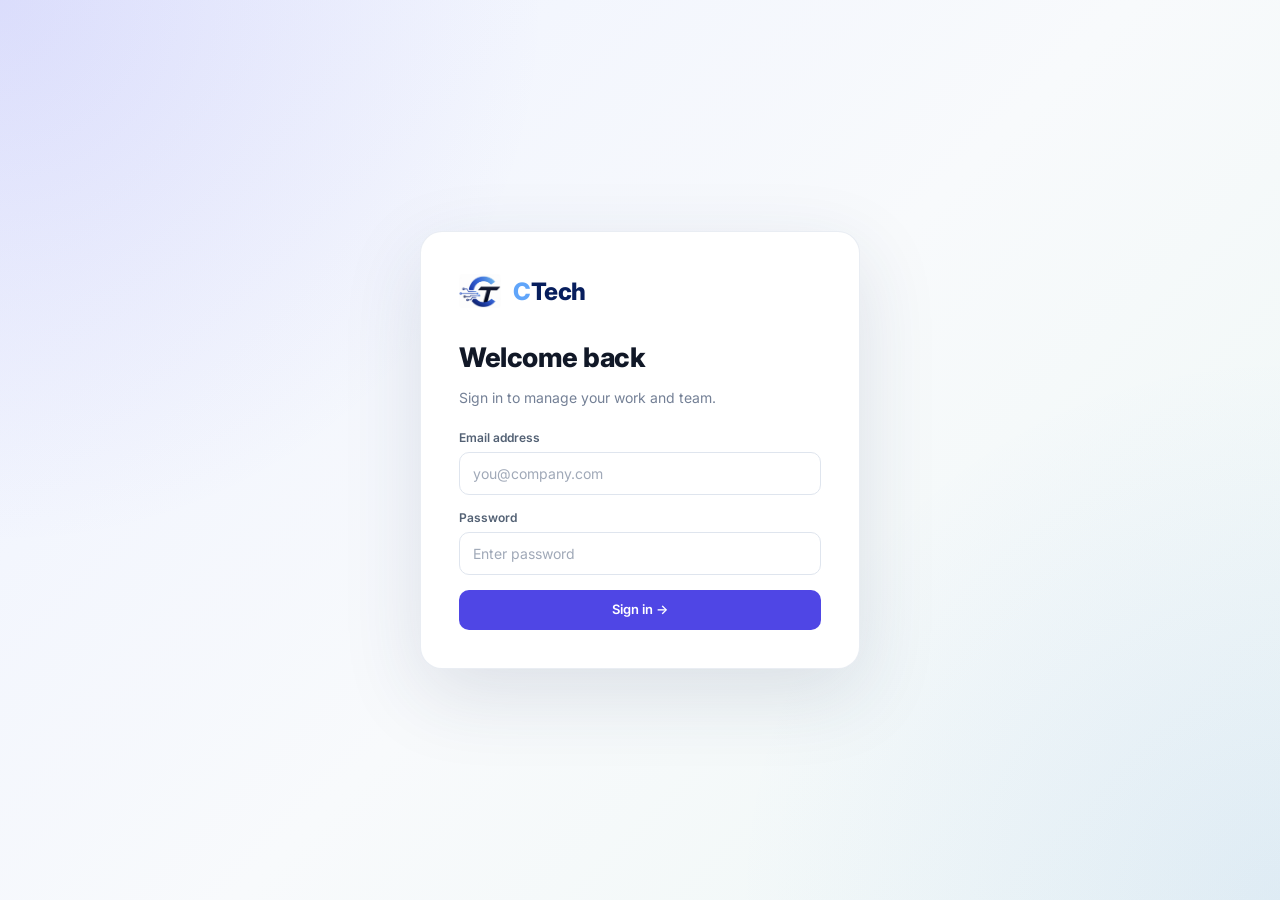
<file: portal/index.html>
<!DOCTYPE html>
<html lang="en">

<head>

    <meta charset="UTF-8">

    <meta
        name="viewport"
        content="width=device-width, initial-scale=1.0"
    >

    <meta
        name="description"
        content="CTech - Employee, project, task, leave, announcement and report management application."
    >

    <meta
        name="theme-color"
        content="#2563eb"
    >

    <title>CTech - Employee Management</title>

    <!-- ================================
         CSS
         ================================ -->
    <link
        rel="stylesheet"
        href="./style.css"
    >

</head>


<body>

    <!-- ================================
         MAIN APPLICATION
         app.js dynamically renders:
         - Login page
         - Dashboard
         - Employees
         - Projects
         - Tasks
         - Reports
         - Leaves
         - Announcements
         - Profile
         ================================ -->

    <div id="app"></div>


    <!-- ================================
         TOAST NOTIFICATION
         ================================ -->

    <div
        id="toast"
        class="toast"
        role="status"
        aria-live="polite"
        aria-atomic="true"
    ></div>


    <!-- ================================
         JAVASCRIPT
         ================================ -->

    <script src="./app.js"></script>

</body>

</html>
</file>
<file: portal/style.css>
@import url('https://fonts.googleapis.com/css2?family=Inter:wght@400;500;600;700;800&display=swap');

/* =========================================================
   CTECH - GLOBAL
========================================================= */

:root {
    --bg: #f5f7fb;
    --panel: #ffffff;
    --text: #172033;
    --muted: #748096;
    --line: #e7ebf2;

    --primary: #4f46e5;
    --primary-dark: #4338ca;
    --primary-soft: #eeedff;

    --green: #16865c;
    --green-soft: #e7f7ef;

    --orange: #b96a10;
    --orange-soft: #fff3df;

    --red: #c2414b;
    --red-soft: #ffebed;

    --blue: #2563eb;
    --blue-soft: #eaf1ff;

    --sidebar: #101827;
    --sidebar-hover: #202c42;
    --sidebar-active: #293752;

    --shadow-sm: 0 4px 18px rgba(36, 50, 75, 0.05);
    --shadow: 0 8px 28px rgba(36, 50, 75, 0.07);
    --shadow-lg: 0 20px 60px rgba(24, 34, 48, 0.14);

    --radius-sm: 9px;
    --radius: 12px;
    --radius-lg: 16px;
    --radius-xl: 20px;
}

* {
    box-sizing: border-box;
}

html {
    scroll-behavior: smooth;
}

body {
    margin: 0;
    min-height: 100vh;

    background: var(--bg);
    color: var(--text);

    font-family: Inter, Arial, sans-serif;
    font-size: 14px;

    -webkit-font-smoothing: antialiased;
    text-rendering: optimizeLegibility;
}

button,
input,
select,
textarea {
    font: inherit;
}

button {
    cursor: pointer;
}

img {
    max-width: 100%;
}

a {
    color: inherit;
    text-decoration: none;
}

.muted {
    color: var(--muted);
}


/* =========================================================
   LOGIN
========================================================= */

.login-wrap {
    min-height: 100vh;

    display: grid;
    place-items: center;

    padding: 24px;

    background:
        radial-gradient(
            circle at top left,
            rgba(79, 70, 229, 0.12),
            transparent 35%
        ),
        radial-gradient(
            circle at bottom right,
            rgba(37, 99, 235, 0.08),
            transparent 35%
        ),
        linear-gradient(
            135deg,
            #eef2ff 0%,
            #f8fafc 52%,
            #eef7f5 100%
        );
}

.login-card {
    width: min(440px, 100%);

    background: #ffffff;

    padding: 38px;

    border: 1px solid rgba(231, 235, 242, 0.9);
    border-radius: 22px;

    box-shadow: 0 25px 80px rgba(39, 51, 90, 0.13);
}

.login-card .brand {
    margin-bottom: 5px;
}

.brand {
    display: flex;
    align-items: center;
    gap: 12px;

    font-size: 21px;
    font-weight: 800;
}

.brand-mark {
    width: 42px;
    height: 42px;

    display: grid;
    place-items: center;

    border-radius: 13px;

    background: var(--primary);
    color: #ffffff;

    font-weight: 800;
}

.company-logo {
    width: 42px;
    height: 42px;

    object-fit: contain;

    border-radius: 10px;

    display: block;
}

.company-name {
    font-size: 24px;
    font-weight: 800;
    letter-spacing: -0.5px;
}

.company-c {
    color: #60a5fa;
}

.company-tech {
    color: #ffffff;
}

/* Login CTech text */

.login-company-name .company-tech {
    color: #071e5d !important;
}

.login-card h1 {
    margin: 30px 0 8px;

    color: #111827;

    font-size: 27px;
    line-height: 1.2;
    font-weight: 800;
    letter-spacing: -0.5px;
}

.login-card > .muted {
    margin-bottom: 24px;
}


/* =========================================================
   FORM
========================================================= */

.field {
    display: grid;
    gap: 7px;

    margin: 15px 0;
}

.field label {
    color: #536174;

    font-size: 12px;
    font-weight: 600;
}

.field input,
.field select,
.field textarea,
.search {
    width: 100%;

    padding: 12px 13px;

    border: 1px solid #dfe5ee;
    border-radius: 10px;

    background: #ffffff;

    outline: none;

    color: var(--text);

    transition:
        border-color 0.18s ease,
        box-shadow 0.18s ease,
        background 0.18s ease;
}

.field textarea {
    min-height: 100px;
    resize: vertical;
}

.field input::placeholder,
.field textarea::placeholder,
.search::placeholder {
    color: #a0a9b8;
}

.field input:focus,
.field select:focus,
.field textarea:focus,
.search:focus {
    border-color: #8c87f2;

    box-shadow:
        0 0 0 3px rgba(79, 70, 229, 0.10);
}

.field input:hover,
.field select:hover,
.field textarea:hover,
.search:hover {
    border-color: #cbd3df;
}


/* =========================================================
   BUTTONS
========================================================= */

.btn {
    display: inline-flex;
    align-items: center;
    justify-content: center;
    gap: 7px;

    min-height: 40px;

    border: 1px solid transparent;
    border-radius: 10px;

    padding: 10px 15px;

    background: var(--primary);
    color: #ffffff;

    font-weight: 600;

    transition:
        background 0.18s ease,
        border-color 0.18s ease,
        box-shadow 0.18s ease,
        transform 0.18s ease;
}

.btn:hover {
    background: var(--primary-dark);

    box-shadow:
        0 5px 14px rgba(79, 70, 229, 0.18);

    transform: translateY(-1px);
}

.btn:active {
    transform: translateY(0);
}

.btn.secondary {
    background: var(--primary-soft);
    color: var(--primary-dark);
}

.btn.secondary:hover {
    background: #e3e1ff;
}

.btn.ghost {
    background: #f3f5f9;
    color: #465266;
    border-color: #e8ebf1;
}

.btn.ghost:hover {
    background: #e9edf4;
    color: #263247;
}

.btn.danger {
    background: #dc2626;
    color: #ffffff;
    border-color: #dc2626;
}

.btn.danger:hover {
    background: #b91c1c;
    border-color: #b91c1c;

    box-shadow:
        0 5px 14px rgba(220, 38, 38, 0.18);
}

.btn.small {
    min-height: 32px;

    padding: 7px 10px;

    border-radius: 8px;

    font-size: 12px;
}

.full {
    width: 100%;
}

.hint {
    margin-top: 18px;

    padding: 12px 13px;

    background: #f7f8fc;

    border: 1px solid #edf0f5;
    border-radius: 10px;

    color: var(--muted);

    font-size: 12px;
    line-height: 1.6;
}


/* =========================================================
   MAIN LAYOUT
========================================================= */

.layout {
    display: flex;

    min-height: 100vh;

    background: var(--bg);
}

.sidebar {
    width: 250px;

    min-height: 100vh;

    flex-shrink: 0;

    display: flex;
    flex-direction: column;

    padding: 22px 14px;

    background: var(--sidebar);

    border-right: 1px solid #1f2a3d;

    color: #d4dbea;
}

.sidebar .brand {
    padding: 0 10px 28px;

    color: #ffffff;
}

.sidebar .brand-mark {
    background: #625cf5;
}

.nav-label {
    padding: 16px 12px 9px;

    color: #718099;

    font-size: 10px;
    font-weight: 700;

    letter-spacing: 1.4px;
}

.nav-btn {
    width: 100%;
    min-height: 44px;

    display: flex;
    align-items: center;

    gap: 12px;

    margin: 3px 0;

    padding: 10px 12px;

    border: 0;
    border-radius: 10px;

    background: transparent;

    color: #aeb9cc;

    text-align: left;

    transition:
        background 0.18s ease,
        color 0.18s ease,
        transform 0.18s ease;
}

.nav-btn .ico {
    width: 22px;

    flex-shrink: 0;

    text-align: center;

    font-size: 15px;

    opacity: 0.9;
}

.nav-btn:hover {
    background: var(--sidebar-hover);
    color: #ffffff;
}

.nav-btn.active {
    background: var(--sidebar-active);
    color: #ffffff;
}

.nav-btn.active .ico {
    color: #a8a3ff;
}

.side-bottom {
    margin-top: auto;

    padding: 18px 8px 2px;

    border-top: 1px solid #273247;

    color: #9aa7bc;

    font-size: 12px;
    line-height: 1.5;
}

.main {
    min-width: 0;
    flex: 1;
}


/* =========================================================
   TOPBAR
========================================================= */

.topbar {
    height: 72px;

    display: flex;
    align-items: center;
    justify-content: space-between;

    padding: 0 32px;

    position: sticky;
    top: 0;

    z-index: 5;

    background: rgba(255, 255, 255, 0.96);

    border-bottom: 1px solid var(--line);

    backdrop-filter: blur(12px);
}

.topbar h2 {
    margin: 0;

    color: #172033;

    font-size: 18px;
    font-weight: 700;

    letter-spacing: -0.2px;
}

.user-chip {
    display: flex;
    align-items: center;

    gap: 10px;
}

.user-chip > span {
    display: none;
}

.user-chip .btn {
    white-space: nowrap;
}


/* =========================================================
   USER AVATAR
========================================================= */

.user-chip > .avatar {
    width: 44px;
    height: 44px;

    min-width: 44px;

    display: flex;
    align-items: center;
    justify-content: center;

    overflow: hidden;

    border-radius: 50%;

    background: #e7e8ff;
    color: var(--primary);

    font-size: 14px;
    font-weight: 800;

    line-height: 1;

    flex-shrink: 0;
}

.user-chip > .avatar img {
    width: 100%;
    height: 100%;

    display: block;

    object-fit: cover;
}

.avatar-button {
    display: flex;
    align-items: center;
    justify-content: center;

    padding: 0;

    border: 0;

    background: transparent;

    cursor: zoom-in;
}


/* =========================================================
   PAGE CONTENT
========================================================= */

.content {
    width: 100%;
    max-width: 1540px;

    margin: 0 auto;

    padding: 26px 32px 40px;
}

.page-head {
    display: flex;
    align-items: flex-end;
    justify-content: space-between;

    gap: 24px;

    margin-bottom: 24px;

    padding: 4px 2px 0;
}

.page-head > div:first-child {
    min-width: 0;
}

.page-head h1 {
    margin: 0 0 6px;

    color: #111827;

    font-size: 25px;
    line-height: 1.2;
    font-weight: 800;

    letter-spacing: -0.4px;
}

.page-head p {
    margin: 0;

    color: var(--muted);

    font-size: 13px;
}

.page-actions {
    display: flex;
    align-items: center;

    gap: 10px;

    flex-shrink: 0;
}


/* =========================================================
   DASHBOARD STATS
========================================================= */

.stats {
    display: grid;

    grid-template-columns:
        repeat(4, minmax(0, 1fr));

    gap: 18px;

    margin-bottom: 22px;
}

.stat-card {
    position: relative;

    display: flex;
    align-items: flex-start;

    gap: 15px;

    min-height: 128px;

    padding: 20px;

    background: #ffffff;

    border: 1px solid var(--line);

    border-radius: 16px;

    box-shadow: var(--shadow);

    transition:
        transform 0.2s ease,
        box-shadow 0.2s ease,
        border-color 0.2s ease;
}

.stat-card:hover {
    transform: translateY(-2px);

    border-color: #dfe3ff;

    box-shadow:
        0 12px 34px rgba(36, 50, 75, 0.10);
}

.stat-icon {
    width: 44px;
    height: 44px;

    min-width: 44px;

    display: grid;
    place-items: center;

    border-radius: 13px;

    background: var(--primary-soft);
    color: var(--primary);

    font-size: 18px;
    font-weight: 700;
}

.stat-info {
    min-width: 0;

    padding-top: 1px;
}

.stat-label {
    margin-bottom: 7px;

    color: #697589;

    font-size: 12px;
    font-weight: 600;

    line-height: 1.3;
}

.stat-value {
    color: #111827;

    font-size: 28px;
    line-height: 1;

    font-weight: 800;

    letter-spacing: -0.6px;
}

.stat-note {
    margin-top: 9px;

    color: #8a95a7;

    font-size: 11px;
    line-height: 1.4;
}


/* =========================================================
   GRID / PANELS
========================================================= */

.grid2 {
    display: grid;

    grid-template-columns:
        minmax(0, 1.35fr)
        minmax(0, 1fr);

    gap: 20px;

    align-items: start;
}

.panel {
    margin-bottom: 20px;

    padding: 22px;

    background: #ffffff;

    border: 1px solid var(--line);

    border-radius: 16px;

    box-shadow: var(--shadow-sm);
}

.panel-head {
    display: flex;
    align-items: center;
    justify-content: space-between;

    gap: 14px;

    margin-bottom: 18px;
}

.panel h3 {
    margin: 0;

    color: #172033;

    font-size: 15px;
    font-weight: 700;
}


/* =========================================================
   TABLES
========================================================= */

.table-wrap {
    width: 100%;

    overflow-x: auto;

    border-radius: 10px;
}

table {
    width: 100%;

    border-collapse: collapse;

    white-space: nowrap;
}

th {
    padding: 12px 10px;

    border-bottom: 1px solid var(--line);

    color: #8390a3;

    font-size: 11px;
    font-weight: 700;

    text-align: left;

    background: #fbfcfe;
}

td {
    padding: 14px 10px;

    border-bottom: 1px solid #f0f2f6;

    color: #344054;

    font-size: 12px;
}

tbody tr {
    transition: background 0.15s ease;
}

tbody tr:hover {
    background: #fafbff;
}

tr:last-child td {
    border-bottom: 0;
}


/* =========================================================
   PEOPLE
========================================================= */

.person {
    display: flex;
    align-items: center;

    gap: 10px;
}

.mini-avatar {
    width: 34px;
    height: 34px;

    min-width: 34px;

    display: grid;
    place-items: center;

    border-radius: 50%;

    background: #eef0ff;
    color: var(--primary);

    font-weight: 700;

    flex-shrink: 0;
}

.person .mini-avatar {
    width: 42px;
    height: 42px;

    font-size: 13px;
}

.mini-avatar.photo-avatar {
    overflow: hidden;

    padding: 0;

    border-radius: 50%;
}

.mini-avatar.photo-avatar img {
    width: 100%;
    height: 100%;

    display: block;

    object-fit: cover;
}


/* =========================================================
   BADGES
========================================================= */

.badge {
    display: inline-flex;
    align-items: center;

    padding: 5px 9px;

    border-radius: 30px;

    background: #f0f2f6;
    color: #667085;

    font-size: 11px;
    font-weight: 700;
}

.badge.green {
    background: var(--green-soft);
    color: #16794f;
}

.badge.orange {
    background: var(--orange-soft);
    color: #a55c08;
}

.badge.red {
    background: var(--red-soft);
    color: #b4232c;
}

.badge.blue {
    background: var(--blue-soft);
    color: #4f46e5;
}


/* =========================================================
   TOOLBAR
========================================================= */

.toolbar {
    display: flex;
    align-items: center;

    gap: 10px;

    flex-wrap: wrap;

    margin-bottom: 16px;
}

.toolbar .search {
    max-width: 320px;
}

.toolbar select {
    min-height: 40px;

    padding: 10px 12px;

    border: 1px solid #dfe5ee;
    border-radius: 10px;

    background: #ffffff;

    color: var(--text);

    outline: none;
}

.toolbar select:focus {
    border-color: #8c87f2;

    box-shadow:
        0 0 0 3px rgba(79, 70, 229, 0.10);
}


/* =========================================================
   TASKS
========================================================= */

.task-list {
    display: grid;

    gap: 11px;
}

.task-card {
    display: flex;
    align-items: flex-start;
    justify-content: space-between;

    gap: 15px;

    padding: 15px;

    background: #ffffff;

    border: 1px solid var(--line);

    border-radius: 12px;

    transition:
        border-color 0.18s ease,
        box-shadow 0.18s ease,
        transform 0.18s ease;
}

.task-card:hover {
    border-color: #dfe3ff;

    box-shadow: var(--shadow-sm);

    transform: translateY(-1px);
}

.task-card h4 {
    margin: 0 0 7px;

    color: #172033;

    font-size: 13px;
    font-weight: 700;
}

.task-card p {
    margin: 0 0 10px;

    color: var(--muted);

    font-size: 12px;
    line-height: 1.5;
}

.task-meta {
    display: flex;
    align-items: center;

    gap: 8px;

    flex-wrap: wrap;
}

.task-actions {
    display: flex;
    align-items: center;

    gap: 7px;
}

.progress {
    height: 7px;

    overflow: hidden;

    background: #edf0f5;

    border-radius: 20px;
}

.progress span {
    display: block;

    height: 100%;

    background: var(--primary);

    border-radius: 20px;
}


/* =========================================================
   EMPTY STATE
========================================================= */

.empty {
    padding: 42px 25px;

    color: var(--muted);

    text-align: center;
}

.empty b {
    display: block;

    margin-bottom: 6px;

    color: #536174;

    font-weight: 700;
}

.empty h3 {
    margin: 0 0 7px;

    color: #344054;

    font-size: 15px;
}


/* =========================================================
   MODAL
========================================================= */

.modal-back {
    position: fixed;

    inset: 0;

    z-index: 20;

    display: grid;

    place-items: center;

    padding: 20px;

    background: rgba(16, 24, 40, 0.48);

    backdrop-filter: blur(3px);

    pointer-events: auto;
}

.modal {
    width: min(600px, 100%);
    max-height: 90vh;

    overflow: auto;

    padding: 25px;

    background: #ffffff;

    border: 1px solid #edf0f5;

    border-radius: 18px;

    box-shadow: var(--shadow-lg);

    pointer-events: auto;

    animation: modalIn 0.18s ease-out;
}

@keyframes modalIn {
    from {
        opacity: 0;
        transform: translateY(8px) scale(0.985);
    }

    to {
        opacity: 1;
        transform: translateY(0) scale(1);
    }
}

.modal-head {
    display: flex;
    align-items: center;
    justify-content: space-between;

    gap: 15px;

    margin-bottom: 20px;
}

.modal-head h2 {
    margin: 0;

    color: #172033;

    font-size: 19px;
    font-weight: 800;
}

.form-grid {
    display: grid;

    grid-template-columns: 1fr 1fr;

    gap: 0 15px;
}

.form-grid .wide {
    grid-column: 1 / -1;
}

.modal-actions {
    display: flex;
    align-items: center;
    justify-content: flex-end;

    gap: 10px;

    margin-top: 24px;
}

.modal button {
    cursor: pointer;
}


/* =========================================================
   PROFILE PHOTO
========================================================= */

.profile-photo-field {
    display: flex !important;
    align-items: center;

    gap: 16px;

    margin: 16px 0 20px;
}

.profile-preview {
    width: 100px;
    height: 100px;

    min-width: 100px;

    display: flex;
    align-items: center;
    justify-content: center;

    overflow: hidden;

    border-radius: 50%;

    background: #e7e8ff;
    color: var(--primary);

    font-size: 24px;
    font-weight: 800;

    flex-shrink: 0;
}

.profile-preview img {
    width: 100%;
    height: 100%;

    display: block;

    object-fit: cover;
}

.profile-preview.avatar-button {
    padding: 0;

    border: 0;

    cursor: zoom-in;
}

.profile-photo-field input[type="file"] {
    width: 100%;
    max-width: 300px;
}


/* =========================================================
   PHOTO VIEWER
========================================================= */

.photo-viewer {
    position: fixed;

    inset: 0;

    z-index: 100;

    display: grid;

    place-items: center;

    padding: 24px;

    background: rgba(11, 16, 32, 0.85);

    cursor: zoom-out;
}

.photo-viewer-card {
    display: grid;

    justify-items: center;

    gap: 14px;

    color: #ffffff;

    font-size: 16px;

    cursor: default;
}

.photo-viewer-card img {
    width: min(72vw, 460px, 72vh);
    height: min(72vw, 460px, 72vh);

    object-fit: contain;

    border-radius: 18px;

    background: #ffffff;

    box-shadow: 0 20px 80px rgba(0, 0, 0, 0.45);
}

.photo-viewer-close {
    position: absolute;

    top: 20px;
    right: 24px;

    width: 44px;
    height: 44px;

    display: grid;
    place-items: center;

    border: 0;
    border-radius: 50%;

    background: rgba(255, 255, 255, 0.13);

    color: #ffffff;

    font-size: 28px;

    cursor: pointer;

    transition: background 0.18s ease;
}

.photo-viewer-close:hover {
    background: rgba(255, 255, 255, 0.22);
}


/* =========================================================
   PROFILE / LOGOUT BUTTONS
========================================================= */

.user-chip button {
    min-height: 40px;

    padding: 9px 15px;

    border: 1px solid transparent;
    border-radius: 9px;

    font-size: 13px;
    font-weight: 600;

    cursor: pointer;

    transition:
        background 0.18s ease,
        border-color 0.18s ease,
        transform 0.18s ease;
}

.user-chip button[onclick="openMyProfile()"] {
    background: #2563eb !important;
    color: #ffffff !important;

    border-color: #2563eb !important;
}

.user-chip button[onclick="openMyProfile()"]:hover {
    background: #1d4ed8 !important;
    border-color: #1d4ed8 !important;

    transform: translateY(-1px);
}

.user-chip button:last-of-type {
    background: var(--red-soft);
    color: #b91c1c;

    border-color: #fecdd3;
}

.user-chip button:last-of-type:hover {
    background: #fecaca;
}


/* =========================================================
   MODAL LOGOUT
========================================================= */

.modal-actions .logout-btn {
    min-height: 40px;

    padding: 10px 18px;

    background: var(--red-soft);

    color: #b91c1c;

    border: 1px solid #fecdd3;

    border-radius: 9px;

    font-weight: 600;

    cursor: pointer;

    transition: background 0.18s ease;
}

.modal-actions .logout-btn:hover {
    background: #fecaca;
}


/* =========================================================
   TOAST
========================================================= */

.toast {
    position: fixed;

    right: 24px;
    bottom: 24px;

    z-index: 50;

    max-width: min(380px, calc(100vw - 30px));

    padding: 13px 18px;

    background: #172238;

    color: #ffffff;

    border-radius: 11px;

    box-shadow: var(--shadow-lg);

    opacity: 0;

    transform: translateY(10px);

    transition:
        opacity 0.2s ease,
        transform 0.2s ease;

    pointer-events: none;
}

.toast.show {
    opacity: 1;

    transform: translateY(0);
}


/* =========================================================
   MOBILE MENU
========================================================= */

.mobile-menu {
    display: none;
}


/* =========================================================
   TABLET
========================================================= */

@media (max-width: 1100px) {

    .sidebar {
        width: 225px;
    }

    .content {
        padding-left: 24px;
        padding-right: 24px;
    }

    .topbar {
        padding-left: 24px;
        padding-right: 24px;
    }

    .stats {
        grid-template-columns: repeat(2, minmax(0, 1fr));
    }

    .grid2 {
        grid-template-columns: 1fr;
    }
}


/* =========================================================
   SMALL TABLET
========================================================= */

@media (max-width: 800px) {

    .sidebar {
        width: 210px;
    }

    .topbar {
        padding-left: 18px;
        padding-right: 18px;
    }

    .content {
        padding: 22px 18px 30px;
    }

    .page-head {
        align-items: flex-start;
    }

    .page-head h1 {
        font-size: 22px;
    }

    .form-grid {
        grid-template-columns: 1fr;
    }

    .form-grid .wide {
        grid-column: auto;
    }
}


/* =========================================================
   MOBILE
========================================================= */

@media (max-width: 680px) {

    .sidebar {
        display: none;

        position: fixed;

        inset: 0 auto 0 0;

        z-index: 15;

        width: 270px;

        box-shadow: 10px 0 35px rgba(0, 0, 0, 0.18);
    }

    .sidebar.open {
        display: flex;
    }

    .mobile-menu {
        display: inline-flex;
    }

    .topbar {
        height: 65px;

        padding: 0 14px;
    }

    .topbar h2 {
        font-size: 16px;
    }

    .content {
        padding: 20px 14px 28px;
    }

    .stats {
        grid-template-columns: 1fr 1fr;

        gap: 10px;
    }

    .stat-card {
        min-height: 112px;

        gap: 10px;

        padding: 14px;
    }

    .stat-icon {
        width: 38px;
        height: 38px;

        min-width: 38px;

        border-radius: 11px;

        font-size: 15px;
    }

    .stat-value {
        font-size: 23px;
    }

    .stat-label {
        font-size: 11px;
    }

    .stat-note {
        font-size: 10px;
    }

    .page-head {
        flex-direction: column;
        align-items: flex-start;

        gap: 14px;
    }

    .page-actions {
        width: 100%;
    }

    .page-actions .btn {
        width: 100%;
    }

    .panel {
        padding: 17px;

        border-radius: 14px;
    }

    .panel-head {
        align-items: flex-start;
    }

    .toolbar {
        align-items: stretch;
    }

    .toolbar .search {
        max-width: none;
    }

    .toolbar > * {
        width: 100%;
    }

    .toolbar .btn {
        width: 100%;
    }

    .task-card {
        flex-direction: column;
    }

    .task-actions {
        width: 100%;

        justify-content: flex-end;

        align-self: flex-end;
    }

    .login-card {
        padding: 27px 22px;

        border-radius: 18px;
    }

    .login-card h1 {
        font-size: 24px;
    }

    .profile-photo-field {
        align-items: flex-start;

        flex-direction: column;
    }

    .user-chip {
        gap: 6px;
    }

    .user-chip .btn {
        min-height: 36px;

        padding: 8px 10px;

        font-size: 12px;
    }

    .user-chip > .avatar {
        width: 38px;
        height: 38px;

        min-width: 38px;
    }

    .toast {
        right: 15px;
        bottom: 15px;
    }
}


/* =========================================================
   VERY SMALL MOBILE
========================================================= */

@media (max-width: 420px) {

    .stats {
        grid-template-columns: 1fr;
    }

    .stat-card {
        min-height: 95px;
    }

    .topbar h2 {
        max-width: 150px;

        overflow: hidden;

        white-space: nowrap;

        text-overflow: ellipsis;
    }

    .user-chip > span {
        display: none;
    }

    .company-name {
        font-size: 21px;
    }

    .company-logo {
        width: 38px;
        height: 38px;
    }
}


/* =========================================================
   SCROLLBAR
========================================================= */

::-webkit-scrollbar {
    width: 8px;
    height: 8px;
}

::-webkit-scrollbar-track {
    background: #f1f3f7;
}

::-webkit-scrollbar-thumb {
    background: #c9cfda;

    border-radius: 20px;
}

::-webkit-scrollbar-thumb:hover {
    background: #aeb6c4;
}


/* =========================================================
   SELECTION
========================================================= */

::selection {
    background: rgba(79, 70, 229, 0.18);
    color: #172033;
}

/* =========================================================
   COMPLETED PROJECTS TABLE - UI FIX
   ========================================================= */

.completed-projects-table {
    width: 100%;
}

/* Keep table columns separated and predictable */
.completed-projects-table table {
    width: 100%;
    min-width: 1050px;
    table-layout: fixed;
    border-collapse: separate;
    border-spacing: 0;
}

/* Header */
.completed-projects-table th {
    padding: 13px 14px;
    background: #f8fafc;
    border-bottom: 1px solid #e5e9f0;
    color: #667085;
    font-size: 10px;
    font-weight: 800;
    letter-spacing: 0.5px;
    text-transform: uppercase;
    text-align: left;
    vertical-align: middle;
    white-space: nowrap;
}

/* Body */
.completed-projects-table td {
    padding: 15px 14px;
    border-bottom: 1px solid #edf0f4;
    color: #344054;
    font-size: 12px;
    line-height: 1.45;
    vertical-align: middle;
    white-space: normal;
    overflow: hidden;
}

/* ---------------------------------------------------------
   COLUMN WIDTHS
   --------------------------------------------------------- */

/* Project Name */
.completed-projects-table th:nth-child(1),
.completed-projects-table td:nth-child(1) {
    width: 17%;
    min-width: 170px;
}

/* Employee / Team */
.completed-projects-table th:nth-child(2),
.completed-projects-table td:nth-child(2) {
    width: 19%;
    min-width: 190px;
}

/* Project Details */
.completed-projects-table th:nth-child(3),
.completed-projects-table td:nth-child(3) {
    width: 29%;
    min-width: 280px;
}

/* Completed By */
.completed-projects-table th:nth-child(4),
.completed-projects-table td:nth-child(4) {
    width: 13%;
    min-width: 130px;
}

/* Completed Date */
.completed-projects-table th:nth-child(5),
.completed-projects-table td:nth-child(5) {
    width: 12%;
    min-width: 120px;
    white-space: nowrap;
}

/* Status */
.completed-projects-table th:nth-child(6),
.completed-projects-table td:nth-child(6) {
    width: 10%;
    min-width: 105px;
    white-space: nowrap;
}


/* ---------------------------------------------------------
   PROJECT DETAILS
   Prevent long description from making the row huge
   --------------------------------------------------------- */

.completed-projects-table td:nth-child(3) {
    vertical-align: top;
}

.completed-projects-table td:nth-child(3) > div {
    width: 100%;
    max-width: 100%;
    display: -webkit-box;
    -webkit-box-orient: vertical;
    -webkit-line-clamp: 3;
    overflow: hidden;

    color: #667085;
    line-height: 1.55;
    word-break: break-word;
    overflow-wrap: anywhere;
}


/* ---------------------------------------------------------
   PROJECT NAME
   --------------------------------------------------------- */

.completed-projects-table td:nth-child(1) b {
    display: block;
    color: #172033;
    font-size: 13px;
    font-weight: 700;
    line-height: 1.45;

    word-break: break-word;
    overflow-wrap: anywhere;
}


/* ---------------------------------------------------------
   EMPLOYEE / TEAM
   --------------------------------------------------------- */

.completed-projects-table td:nth-child(2) {
    vertical-align: top;
}

.completed-projects-table td:nth-child(2) > div {
    margin-bottom: 7px !important;
}

.completed-projects-table td:nth-child(2) > div:last-child {
    margin-bottom: 0 !important;
}

.completed-projects-table td:nth-child(2) span {
    display: inline-block;
    max-width: 150px;

    color: #475467;
    font-size: 12px;
    font-weight: 600;

    white-space: nowrap;
    overflow: hidden;
    text-overflow: ellipsis;
    vertical-align: middle;
}


/* ---------------------------------------------------------
   COMPLETED BY
   --------------------------------------------------------- */

.completed-projects-table td:nth-child(4) {
    color: #344054;
}

.completed-projects-table td:nth-child(4) b {
    display: block;
    color: #344054;
    font-size: 12px;
    font-weight: 700;

    white-space: nowrap;
    overflow: hidden;
    text-overflow: ellipsis;
}


/* ---------------------------------------------------------
   COMPLETED DATE
   --------------------------------------------------------- */

.completed-projects-table td:nth-child(5) {
    color: #667085;
    font-size: 12px;
    font-weight: 600;
}


/* ---------------------------------------------------------
   STATUS
   --------------------------------------------------------- */

.completed-projects-table td:nth-child(6) {
    text-align: left;
}

.completed-projects-table td:nth-child(6) .badge {
    min-width: 82px;
    justify-content: center;
    padding: 6px 10px;

    font-size: 10px;
    font-weight: 800;
    letter-spacing: 0.2px;
}


/* ---------------------------------------------------------
   ROW HOVER
   --------------------------------------------------------- */

.completed-projects-table tbody tr {
    transition: background 0.15s ease;
}

.completed-projects-table tbody tr:hover {
    background: #fafbff;
}


/* ---------------------------------------------------------
   TABLE SCROLL CONTAINER
   --------------------------------------------------------- */

.completed-projects-table .table-wrap {
    width: 100%;
    max-width: 100%;
    overflow-x: auto;
    overflow-y: hidden;

    border: 1px solid #edf0f4;
    border-radius: 12px;

    scrollbar-width: thin;
}


/* ---------------------------------------------------------
   MOBILE / TABLET
   --------------------------------------------------------- */

@media (max-width: 900px) {

    .completed-projects-table table {
        min-width: 1050px;
    }

    .completed-projects-table th,
    .completed-projects-table td {
        padding: 12px 11px;
    }
}


/* ---------------------------------------------------------
   SMALL MOBILE
   --------------------------------------------------------- */

@media (max-width: 680px) {

    .completed-projects-table {
        margin-left: -2px;
        margin-right: -2px;
    }

    .completed-projects-table table {
        min-width: 1000px;
    }

    .completed-projects-table th {
        font-size: 9px;
        padding: 11px 10px;
    }

    .completed-projects-table td {
        padding: 12px 10px;
        font-size: 11px;
    }

    .completed-projects-table td:nth-child(3) > div {
        -webkit-line-clamp: 3;
    }
}

/* =========================================================
   MY PROFILE - CHOOSE FILE BUTTON
   ========================================================= */

.profile-photo-field input[type="file"] {
    width: 100%;
    max-width: 340px;
    padding: 8px;
    border: 1px solid #dfe5ee;
    border-radius: 10px;
    background: #f8fafc;
    color: #667085;
    font-size: 12px;
    cursor: pointer;
    transition:
        border-color 0.18s ease,
        background 0.18s ease,
        box-shadow 0.18s ease;
}

.profile-photo-field input[type="file"]:hover {
    border-color: #c7ccef;
    background: #f5f6ff;
}

.profile-photo-field input[type="file"]:focus {
    outline: none;
    border-color: #8c87f2;
    box-shadow: 0 0 0 3px rgba(79, 70, 229, 0.10);
}

/* Chrome / Edge / modern browsers */
.profile-photo-field input[type="file"]::file-selector-button {
    margin-right: 10px;
    padding: 8px 13px;
    border: 1px solid #d8dcf5;
    border-radius: 8px;
    background: #eeedff;
    color: #4338ca;
    font-family: Inter, Arial, sans-serif;
    font-size: 12px;
    font-weight: 700;
    cursor: pointer;
    transition:
        background 0.18s ease,
        border-color 0.18s ease,
        transform 0.18s ease;
}

.profile-photo-field input[type="file"]::file-selector-button:hover {
    background: #e3e1ff;
    border-color: #c8c5ff;
    transform: translateY(-1px);
}

.profile-photo-field input[type="file"]::file-selector-button:active {
    transform: translateY(0);
}

/* Mobile */
@media (max-width: 680px) {
    .profile-photo-field input[type="file"] {
        max-width: 100%;
        padding: 7px;
    }

    .profile-photo-field input[type="file"]::file-selector-button {
        padding: 8px 11px;
        font-size: 11px;
    }
}

/* ================================
   EMPLOYEE DOCUMENT FILE INPUT
================================ */

.document-file-input {
    width: 100%;
    padding: 10px;
    border: 1px solid var(--border, #d1d5db);
    border-radius: 10px;
    background: var(--surface-2, #f8fafc);
    color: var(--text, #111827);
    font-size: 14px;
    cursor: pointer;
    box-sizing: border-box;
}

.document-file-input::file-selector-button {
    margin-right: 12px;
    padding: 9px 16px;
    border: none;
    border-radius: 8px;
    background: #2563eb;
    color: white;
    font-weight: 600;
    cursor: pointer;
}

.document-file-input::file-selector-button:hover {
    background: #1d4ed8;
}

/* =========================================================
   CTECH - FINAL DASHBOARD UI / UX POLISH
   ========================================================= */

/* ---------- TOPBAR ---------- */

.topbar {
    min-width: 0;
    gap: 16px;
}

.topbar h2 {
    min-width: 0;
    flex: 1 1 auto;
    overflow: hidden;
    white-space: nowrap;
    text-overflow: ellipsis;
}

.user-chip {
    flex: 0 0 auto;
    min-width: 0;
    display: flex;
    align-items: center;
    gap: 8px;
}

/* Keep profile/logout controls compact */
.user-chip .btn,
.user-chip button {
    min-height: 36px;
    height: 36px;
    padding: 7px 12px;
    border-radius: 8px;
    font-size: 12px;
    white-space: nowrap;
}

/* Avatar should not push the topbar */
.user-chip > .avatar {
    width: 38px;
    height: 38px;
    min-width: 38px;
}

/* ---------- PAGE HEADER ---------- */

.page-head {
    min-width: 0;
    align-items: center;
}

.page-head > div:first-child {
    min-width: 0;
    flex: 1 1 auto;
}

.page-actions {
    flex: 0 0 auto;
    display: flex;
    align-items: center;
    gap: 8px;
}

.page-actions .btn {
    min-height: 36px;
    height: 36px;
    padding: 7px 12px;
    border-radius: 8px;
    font-size: 12px;
    white-space: nowrap;
}

/* ---------- PANEL HEAD ---------- */

.panel-head {
    min-width: 0;
    align-items: center;
}

.panel-head > * {
    min-width: 0;
}

/* ---------- COMPACT ACTION BUTTONS ---------- */

.panel .btn {
    min-height: 36px;
    padding: 7px 12px;
    border-radius: 8px;
    font-size: 12px;
}

/* Specifically make + Submit Report / + Request Leave
   compact and professional */

button.btn,
a.btn {
    line-height: 1.2;
}

.panel-head .btn,
.page-head .btn {
    width: auto;
    min-width: auto;
}

/* ---------- TASK ACTIONS ---------- */

.task-actions .btn {
    min-height: 32px;
    height: 32px;
    padding: 6px 10px;
    font-size: 11px;
    border-radius: 7px;
}

/* ---------- PROJECT / TASK CARDS ---------- */

.task-card {
    min-width: 0;
}

.task-card > div:first-child {
    min-width: 0;
    flex: 1 1 auto;
}

.task-card h4,
.task-card p {
    overflow-wrap: anywhere;
}

/* ---------- DAILY REPORT / LEAVE PANELS ---------- */

.panel-head .btn {
    flex-shrink: 0;
}

/* ---------- GENERAL BUTTON CONSISTENCY ---------- */

.btn {
    font-size: 13px;
}

.btn.small {
    min-height: 30px;
    height: 30px;
    padding: 6px 10px;
    font-size: 11px;
}

/* ---------- DESKTOP ---------- */

@media (min-width: 1101px) {

    .topbar {
        padding-left: 30px;
        padding-right: 30px;
    }

    .content {
        padding-left: 30px;
        padding-right: 30px;
    }

    .page-head {
        margin-bottom: 20px;
    }

    .panel {
        padding: 20px;
    }
}

/* ---------- TABLET ---------- */

@media (max-width: 900px) {

    .topbar {
        padding-left: 20px;
        padding-right: 20px;
    }

    .page-head {
        gap: 16px;
    }

    .page-actions {
        gap: 6px;
    }

    .panel-head {
        gap: 10px;
    }
}

/* ---------- MOBILE ---------- */

@media (max-width: 680px) {

    .topbar {
        height: 64px;
        padding: 0 14px;
        gap: 8px;
    }

    .topbar h2 {
        flex: 1 1 0;
        min-width: 0;
        font-size: 15px;
    }

    .user-chip {
        gap: 5px;
    }

    .user-chip .btn,
    .user-chip button {
        min-height: 34px;
        height: 34px;
        padding: 6px 9px;
        font-size: 11px;
    }

    .user-chip > .avatar {
        width: 34px;
        height: 34px;
        min-width: 34px;
    }

    .page-head {
        width: 100%;
        gap: 12px;
    }

    .page-actions {
        width: 100%;
        display: flex;
        gap: 8px;
    }

    .page-actions .btn {
        flex: 1 1 auto;
        width: auto;
        min-height: 36px;
        height: 36px;
    }

    .panel-head {
        width: 100%;
        gap: 10px;
    }

    .panel-head .btn {
        flex: 0 0 auto;
        min-height: 34px;
        height: 34px;
        padding: 6px 10px;
        font-size: 11px;
    }

    .panel h3 {
        font-size: 14px;
    }

    .task-actions {
        gap: 6px;
    }
}

/* ---------- VERY SMALL PHONES ---------- */

@media (max-width: 420px) {

    .topbar {
        padding: 0 10px;
    }

    .topbar h2 {
        max-width: 125px;
        font-size: 14px;
    }

    .user-chip .btn,
    .user-chip button {
        padding: 6px 8px;
        font-size: 10px;
    }

    .panel-head .btn {
        padding: 6px 8px;
        font-size: 10px;
    }
}

/* =========================================================
   FINAL PAGE-SPECIFIC BUTTON / HEADER POLISH
   ========================================================= */

/* Page headers */
.page-head {
    align-items: center;
}

.page-head .page-actions {
    display: flex;
    align-items: center;
    gap: 8px;
}

/* All page-header buttons compact */
.page-head .page-actions .btn {
    width: auto !important;
    min-width: 0 !important;
    min-height: 36px !important;
    height: 36px !important;
    padding: 7px 13px !important;
    border-radius: 8px !important;
    font-size: 12px !important;
    line-height: 1.2;
    white-space: nowrap;
    flex: 0 0 auto;
}

/* Daily Reports / Leave Management panel buttons */
.panel-head > .btn,
.panel-head > button,
.panel-head > a {
    width: auto !important;
    min-width: 0 !important;
    min-height: 35px !important;
    height: 35px !important;
    padding: 7px 12px !important;
    border-radius: 8px !important;
    font-size: 12px !important;
    line-height: 1.2;
    white-space: nowrap;
    flex: 0 0 auto;
}

/* Report and leave action areas */
.panel-head {
    display: flex;
    align-items: center;
    justify-content: space-between;
    gap: 12px;
}

.panel-head h3 {
    flex: 1 1 auto;
    min-width: 0;
}

/* My Profile buttons */
.modal-actions .btn,
.modal-actions button {
    min-height: 38px !important;
    height: 38px !important;
    padding: 8px 14px !important;
    border-radius: 8px !important;
    font-size: 12px !important;
    line-height: 1.2;
}

/* Profile save/update button */
.modal-actions .btn.full {
    width: auto !important;
}

/* Keep profile modal actions neat */
.modal-actions {
    display: flex;
    align-items: center;
    justify-content: flex-end;
    flex-wrap: wrap;
    gap: 8px;
}

/* File input should not look like a huge button */
.profile-photo-field input[type="file"] {
    max-width: 300px;
    min-height: 38px;
}

/* =========================================================
   MOBILE
   ========================================================= */

@media (max-width: 680px) {

    .page-head {
        align-items: flex-start;
    }

    .page-head .page-actions {
        width: 100%;
        display: flex;
        gap: 8px;
    }

    .page-head .page-actions .btn {
        width: auto !important;
        flex: 0 0 auto;
        min-height: 35px !important;
        height: 35px !important;
        padding: 7px 11px !important;
        font-size: 11px !important;
    }

    .panel-head {
        align-items: center;
    }

    .panel-head > .btn,
    .panel-head > button,
    .panel-head > a {
        min-height: 34px !important;
        height: 34px !important;
        padding: 6px 10px !important;
        font-size: 11px !important;
    }

    .modal-actions {
        justify-content: stretch;
    }

    .modal-actions .btn,
    .modal-actions button {
        min-height: 36px !important;
        height: 36px !important;
    }
}

@media (max-width: 420px) {

    .page-head .page-actions .btn {
        padding: 6px 9px !important;
        font-size: 10px !important;
    }

    .panel-head > .btn,
    .panel-head > button,
    .panel-head > a {
        padding: 6px 8px !important;
        font-size: 10px !important;
    }
}
/* Compact desktop topbar */
.topbar {
    gap: 16px;
    min-width: 0;
}

.topbar > div:first-child {
    min-width: 0;
    flex: 1 1 auto;
}

.topbar-title {
    margin: 0;
    min-width: 0;
    white-space: nowrap;
    overflow: hidden;
    text-overflow: ellipsis;
}

.topbar > div:last-child {
    flex: 0 0 auto;
    min-width: 0;
    gap: 8px !important;
}

.topbar > div:last-child .btn.small {
    min-height: 34px;
    height: 34px;
    padding: 7px 11px;
    border-radius: 8px;
    font-size: 12px;
    white-space: nowrap;
}

/* Compact action buttons */
.panel-head > .btn,
.panel-head > button {
    min-height: 35px !important;
    height: 35px !important;
    padding: 7px 12px !important;
    border-radius: 8px !important;
    font-size: 12px !important;
    line-height: 1.2;
    white-space: nowrap;
    width: auto !important;
}

.panel-head > .btn.small,
.panel-head > button.small {
    min-height: 35px !important;
    height: 35px !important;
}
</file>
